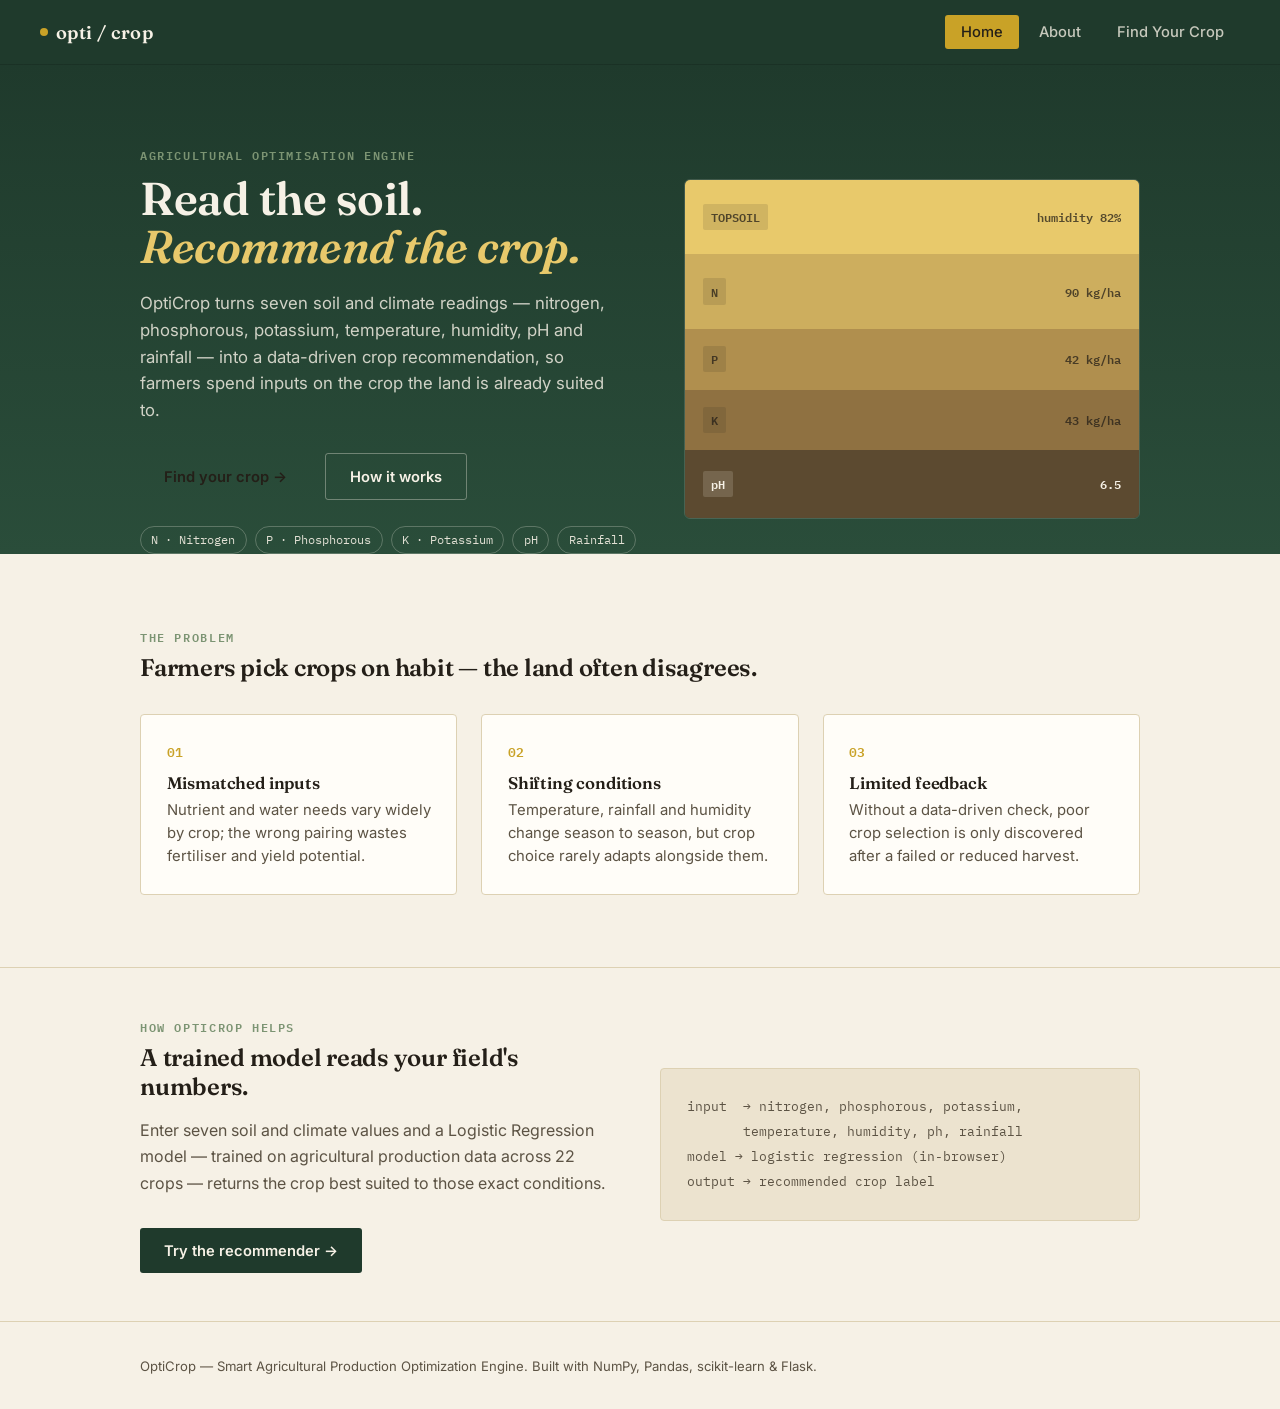
<file: index.html>
<!DOCTYPE html>
<html lang="en">
<head>
<meta charset="UTF-8">
<meta name="viewport" content="width=device-width, initial-scale=1.0">
<title>OptiCrop — Smart Agricultural Production Optimization Engine</title>
<style>
@import url('https://fonts.googleapis.com/css2?family=Fraunces:opsz,wght@9..144,400;9..144,500;9..144,600;9..144,700&family=Inter:wght@400;500;600;700&family=IBM+Plex+Mono:wght@400;500;600&display=swap');

:root{
  --soil: #241f18;
  --soil-2: #362d20;
  --forest: #1f3a2c;
  --forest-2: #2a4d3a;
  --wheat: #c9a227;
  --wheat-light: #e8c96b;
  --sage: #7c9473;
  --parchment: #f6f1e6;
  --parchment-2: #ece3cf;
  --card: #fffdf8;
  --ink: #241f18;
  --ink-soft: #5c5344;
  --line: #ddd1b3;
  --radius: 4px;
}

*{box-sizing:border-box;}
html{scroll-behavior:smooth;}
body{
  margin:0;
  font-family:'Inter', sans-serif;
  background:var(--parchment);
  color:var(--ink);
  -webkit-font-smoothing:antialiased;
}

h1,h2,h3{
  font-family:'Fraunces', serif;
  font-weight:600;
  margin:0 0 .5rem 0;
  letter-spacing:-0.01em;
  color:var(--soil);
}

.mono{
  font-family:'IBM Plex Mono', monospace;
}

a{color:inherit;}

/* ---------- Nav ---------- */
.topnav{
  display:flex;
  align-items:center;
  justify-content:space-between;
  background:var(--forest);
  padding:0 2.5rem;
  height:64px;
  position:sticky;
  top:0;
  z-index:50;
  box-shadow:0 1px 0 rgba(0,0,0,.15);
}
.brand{
  font-family:'Fraunces', serif;
  font-weight:600;
  font-size:1.15rem;
  color:var(--parchment);
  letter-spacing:.02em;
  display:flex;
  align-items:center;
  gap:.5rem;
}
.brand .dot{
  width:8px;height:8px;border-radius:50%;
  background:var(--wheat);
  display:inline-block;
}
.nav-links{display:flex; gap:.25rem;}
.nav-links a{
  color:rgba(246,241,230,.78);
  text-decoration:none;
  font-size:.92rem;
  font-weight:500;
  padding:.5rem 1rem;
  border-radius:3px;
  transition:color .15s ease, background .15s ease;
}
.nav-links a:hover{color:var(--parchment); background:rgba(255,255,255,.06);}
.nav-links a.active{color:var(--soil); background:var(--wheat);}

/* ---------- Layout helpers ---------- */
.wrap{max-width:1080px; margin:0 auto; padding:0 2.5rem;}
.eyebrow{
  font-family:'IBM Plex Mono', monospace;
  font-size:.72rem;
  letter-spacing:.14em;
  text-transform:uppercase;
  color:var(--sage);
  font-weight:600;
}

/* ---------- Hero (home) ---------- */
.hero{
  background:linear-gradient(180deg, var(--forest) 0%, var(--forest-2) 100%);
  color:var(--parchment);
  padding:5rem 0 0 0;
  overflow:hidden;
  position:relative;
}
.hero-inner{
  display:grid;
  grid-template-columns:1.05fr .95fr;
  gap:2.5rem;
  align-items:center;
}
.hero h1{
  color:var(--parchment);
  font-size:clamp(2.1rem, 3.6vw, 3.1rem);
  line-height:1.06;
  margin:.6rem 0 1.1rem 0;
}
.hero h1 em{
  font-style:italic;
  color:var(--wheat-light);
}
.hero p.lede{
  color:rgba(246,241,230,.82);
  font-size:1.05rem;
  line-height:1.6;
  max-width:44ch;
  margin-bottom:1.8rem;
}
.btn{
  display:inline-flex;
  align-items:center;
  gap:.5rem;
  background:var(--wheat);
  color:var(--soil);
  font-weight:600;
  font-size:.92rem;
  padding:.85rem 1.5rem;
  border-radius:3px;
  text-decoration:none;
  border:none;
  cursor:pointer;
  transition:transform .15s ease, background .15s ease;
}
.btn:hover{background:var(--wheat-light); transform:translateY(-1px);}
.btn.ghost{
  background:transparent;
  color:var(--parchment);
  border:1px solid rgba(246,241,230,.35);
}
.btn.ghost:hover{background:rgba(255,255,255,.08);}

/* soil profile signature graphic */
.soil-profile{
  position:relative;
  height:340px;
  border-radius:6px;
  overflow:hidden;
  border:1px solid rgba(246,241,230,.15);
}
.layer{
  position:absolute; left:0; right:0;
  display:flex; align-items:center; justify-content:space-between;
  padding:0 1.1rem;
  font-family:'IBM Plex Mono', monospace;
  font-size:.72rem;
  color:rgba(36,31,24,.75);
}
.layer .tag{
  background:rgba(36,31,24,.12);
  padding:.2rem .5rem;
  border-radius:2px;
  font-weight:600;
}
.layer .val{font-weight:600;}

.chips{
  display:flex; flex-wrap:wrap; gap:.5rem;
  margin-top:1.6rem;
}
.chip{
  font-family:'IBM Plex Mono', monospace;
  font-size:.74rem;
  color:rgba(246,241,230,.9);
  border:1px solid rgba(246,241,230,.25);
  padding:.35rem .65rem;
  border-radius:20px;
}

/* ---------- sections on parchment ---------- */
.section{padding:4.5rem 0;}
.section.tight{padding:3rem 0;}
.grid-3{display:grid; grid-template-columns:repeat(3,1fr); gap:1.5rem;}
.card{
  background:var(--card);
  border:1px solid var(--line);
  border-radius:var(--radius);
  padding:1.6rem;
}
.card h3{font-size:1.05rem; margin-bottom:.4rem;}
.card p{color:var(--ink-soft); font-size:.93rem; line-height:1.55; margin:0;}
.card .num{
  font-family:'IBM Plex Mono', monospace;
  color:var(--wheat);
  font-weight:600;
  font-size:.8rem;
  margin-bottom:.6rem;
  display:block;
}

.divider{height:1px; background:var(--line); margin:0;}

/* ---------- About page ---------- */
.about-hero{
  background:var(--parchment-2);
  padding:3.5rem 0;
  border-bottom:1px solid var(--line);
}
.about-hero .eyebrow{margin-bottom:.4rem;}
.about-hero p{
  color:var(--ink-soft);
  font-size:1.02rem;
  line-height:1.7;
  max-width:70ch;
}
.stat-row{
  display:flex; gap:2.5rem; margin-top:2rem; flex-wrap:wrap;
}
.stat .num{
  font-family:'Fraunces', serif;
  font-size:2.1rem;
  color:var(--forest);
  font-weight:600;
  display:block;
}
.stat .label{
  font-family:'IBM Plex Mono', monospace;
  font-size:.72rem;
  text-transform:uppercase;
  letter-spacing:.08em;
  color:var(--ink-soft);
}
.scenario{
  border-left:3px solid var(--wheat);
  padding:.2rem 0 .2rem 1.2rem;
  margin-bottom:1.6rem;
}
.scenario h3{font-size:1rem; margin-bottom:.35rem;}
.scenario p{color:var(--ink-soft); font-size:.93rem; line-height:1.6; margin:0;}
.stack-list{
  display:flex; flex-wrap:wrap; gap:.5rem;
}
.stack-pill{
  font-family:'IBM Plex Mono', monospace;
  font-size:.78rem;
  background:var(--parchment-2);
  border:1px solid var(--line);
  padding:.4rem .75rem;
  border-radius:20px;
  color:var(--ink);
}

/* ---------- Find your crop (form) ---------- */
.predict-hero{
  background:var(--soil);
  color:var(--parchment);
  padding:3rem 0 2.5rem 0;
}
.predict-hero .eyebrow{color:var(--wheat-light);}
.predict-hero h1{color:var(--parchment); font-size:2rem; margin-top:.4rem;}
.predict-hero p{color:rgba(246,241,230,.75); max-width:56ch; line-height:1.6;}

.form-panel{
  background:var(--card);
  border:1px solid var(--line);
  border-radius:6px;
  margin-top:-2.2rem;
  padding:2rem;
  box-shadow:0 10px 30px rgba(36,31,24,.08);
}
form .field-grid{
  display:grid;
  grid-template-columns:repeat(3, 1fr);
  gap:1.1rem 1.2rem;
}
.field{display:flex; flex-direction:column; gap:.4rem;}
.field label{
  font-family:'IBM Plex Mono', monospace;
  font-size:.72rem;
  text-transform:uppercase;
  letter-spacing:.08em;
  color:var(--ink-soft);
}
.field input{
  border:1px solid var(--line);
  border-radius:3px;
  padding:.65rem .75rem;
  font-family:'Inter', sans-serif;
  font-size:.95rem;
  background:var(--parchment);
  color:var(--ink);
  outline:none;
  transition:border-color .15s ease, background .15s ease;
}
.field input:focus{border-color:var(--forest); background:#fff;}
.field .hint{font-size:.72rem; color:#9a9080;}

.predict-submit{
  margin-top:1.6rem;
  display:flex;
  align-items:center;
  gap:1rem;
}

.result-banner{
  margin-top:1.6rem;
  background:var(--forest);
  color:var(--parchment);
  border-radius:4px;
  padding:1.1rem 1.4rem;
  display:flex;
  align-items:baseline;
  gap:.6rem;
}
.result-banner .label{
  font-family:'IBM Plex Mono', monospace;
  font-size:.72rem;
  text-transform:uppercase;
  letter-spacing:.08em;
  color:var(--wheat-light);
}
.result-banner .crop{
  font-family:'Fraunces', serif;
  font-size:1.5rem;
  font-weight:600;
  text-transform:capitalize;
}

/* ---------- footer ---------- */
footer{
  padding:2.2rem 0;
  border-top:1px solid var(--line);
  color:var(--ink-soft);
  font-size:.82rem;
}

/* ---------- responsive ---------- */
@media (max-width: 860px){
  .hero-inner{grid-template-columns:1fr;}
  .grid-3{grid-template-columns:1fr;}
  form .field-grid{grid-template-columns:repeat(2,1fr);}
  .topnav{padding:0 1.2rem;}
  .wrap{padding:0 1.2rem;}
}
@media (max-width: 520px){
  form .field-grid{grid-template-columns:1fr;}
  .stat-row{gap:1.4rem;}
}

/* reduced motion */
@media (prefers-reduced-motion: reduce){
  *{transition:none !important;}
}


.page{display:none;}
.page.active{display:block;}
button.nav-link{
  font-family:inherit;
  border:none;
  background:none;
  cursor:pointer;
  margin:0;
}
.nav-links button.nav-link{
  color:rgba(246,241,230,.78);
  font-size:.92rem;
  font-weight:500;
  padding:.5rem 1rem;
  border-radius:3px;
  transition:color .15s ease, background .15s ease;
}
.nav-links button.nav-link:hover{color:var(--parchment); background:rgba(255,255,255,.06);}
.nav-links button.nav-link.active{color:var(--soil); background:var(--wheat);}
button.btn.nav-link{font-size:.92rem;}

</style>
</head>
<body>

<div class="topnav">
  <div class="brand"><span class="dot"></span>opti&nbsp;/&nbsp;crop</div>
  <div class="nav-links">
    <button type="button" class="nav-link" data-page="home">Home</button>
    <button type="button" class="nav-link" data-page="about">About</button>
    <button type="button" class="nav-link" data-page="find">Find Your Crop</button>
  </div>
</div>

<!-- ============ HOME ============ -->
<div class="page" id="page-home">
  <section class="hero">
    <div class="wrap">
      <div class="hero-inner">
        <div>
          <span class="eyebrow mono">Agricultural Optimisation Engine</span>
          <h1>Read the soil.<br><em>Recommend the crop.</em></h1>
          <p class="lede">
            OptiCrop turns seven soil and climate readings — nitrogen, phosphorous, potassium,
            temperature, humidity, pH and rainfall — into a data-driven crop recommendation,
            so farmers spend inputs on the crop the land is already suited to.
          </p>
          <div style="display:flex; gap:.9rem;">
            <button type="button" class="btn nav-link" data-page="find">Find your crop →</button>
            <button type="button" class="btn ghost nav-link" data-page="about">How it works</button>
          </div>
          <div class="chips">
            <span class="chip">N · Nitrogen</span>
            <span class="chip">P · Phosphorous</span>
            <span class="chip">K · Potassium</span>
            <span class="chip">pH</span>
            <span class="chip">Rainfall</span>
          </div>
        </div>

        <div class="soil-profile">
          <div class="layer" style="top:0; height:22%; background:#e8c96b;">
            <span class="tag">TOPSOIL</span><span class="val">humidity 82%</span>
          </div>
          <div class="layer" style="top:22%; height:22%; background:#cdae5e;">
            <span class="tag">N</span><span class="val">90 kg/ha</span>
          </div>
          <div class="layer" style="top:44%; height:18%; background:#b08f4e;">
            <span class="tag">P</span><span class="val">42 kg/ha</span>
          </div>
          <div class="layer" style="top:62%; height:18%; background:#8f7141;">
            <span class="tag">K</span><span class="val">43 kg/ha</span>
          </div>
          <div class="layer" style="top:80%; height:20%; background:#5c4a30; color:#f6f1e6;">
            <span class="tag" style="background:rgba(246,241,230,.16); color:#f6f1e6;">pH</span><span class="val">6.5</span>
          </div>
        </div>
      </div>
    </div>
  </section>

  <section class="section">
    <div class="wrap">
      <span class="eyebrow">The problem</span>
      <h2 style="max-width:46ch; margin-top:.4rem;">Farmers pick crops on habit — the land often disagrees.</h2>
      <div class="grid-3" style="margin-top:2rem;">
        <div class="card">
          <span class="num">01</span>
          <h3>Mismatched inputs</h3>
          <p>Nutrient and water needs vary widely by crop; the wrong pairing wastes fertiliser and yield potential.</p>
        </div>
        <div class="card">
          <span class="num">02</span>
          <h3>Shifting conditions</h3>
          <p>Temperature, rainfall and humidity change season to season, but crop choice rarely adapts alongside them.</p>
        </div>
        <div class="card">
          <span class="num">03</span>
          <h3>Limited feedback</h3>
          <p>Without a data-driven check, poor crop selection is only discovered after a failed or reduced harvest.</p>
        </div>
      </div>
    </div>
  </section>

  <div class="divider"></div>

  <section class="section tight">
    <div class="wrap" style="display:grid; grid-template-columns:1fr 1fr; gap:2.5rem; align-items:center;">
      <div>
        <span class="eyebrow">How OptiCrop helps</span>
        <h2 style="margin-top:.4rem;">A trained model reads your field's numbers.</h2>
        <p style="color:var(--ink-soft); line-height:1.65; max-width:48ch;">
          Enter seven soil and climate values and a Logistic Regression model — trained on
          agricultural production data across 22 crops — returns the crop best suited to
          those exact conditions.
        </p>
        <button type="button" class="btn nav-link" data-page="find" style="margin-top:1rem; background:var(--forest); color:var(--parchment);">Try the recommender →</button>
      </div>
      <div class="card" style="background:var(--parchment-2);">
        <p style="font-family:'IBM Plex Mono', monospace; font-size:.82rem; color:var(--ink-soft); line-height:1.9;">
          input&nbsp; &rarr; nitrogen, phosphorous, potassium,<br>
          &nbsp;&nbsp;&nbsp;&nbsp;&nbsp;&nbsp;&nbsp;temperature, humidity, ph, rainfall<br>
          model &rarr; logistic regression (in-browser)<br>
          output &rarr; recommended crop label
        </p>
      </div>
    </div>
  </section>
</div>

<!-- ============ ABOUT ============ -->
<div class="page" id="page-about">
  <section class="about-hero">
    <div class="wrap">
      <span class="eyebrow">About the project</span>
      <h1 style="font-size:2.1rem; margin-top:.4rem;">Smart Agricultural Production Optimization Engine</h1>
      <p>
        OptiCrop develops an advanced software system that uses data-driven insights to
        optimize agricultural production for different crops. By integrating key environmental
        factors — Nitrogen (N), Phosphorous (P), Potassium (K) levels, soil temperature,
        humidity, pH, rainfall and crop types — OptiCrop provides intelligent recommendations
        to farmers for maximizing yields and resource efficiency.
      </p>
      <p>
        The insights generated by OptiCrop can also be used by agricultural researchers,
        policymakers and stakeholders to advance the understanding of crop-environment
        interactions and inform evidence-based agricultural strategies — improving resource
        efficiency and contributing to sustainable farming practices.
      </p>

      <div class="stat-row">
        <div class="stat"><span class="num">22+</span><span class="label">Crop types</span></div>
        <div class="stat"><span class="num">7</span><span class="label">Input parameters</span></div>
        <div class="stat"><span class="num">~98%</span><span class="label">Model accuracy</span></div>
      </div>
    </div>
  </section>

  <section class="section">
    <div class="wrap">
      <span class="eyebrow">Use cases</span>
      <h2 style="margin-top:.4rem;">Three ways OptiCrop gets used</h2>

      <div style="margin-top:2rem; max-width:70ch;">
        <div class="scenario">
          <h3>Smart crop recommendation for farmers</h3>
          <p>A farmer enters soil and environmental details — N, P, K, temperature, humidity, pH and
          rainfall. The system analyzes the data and recommends the most suitable crop for maximum
          yield and better farming efficiency.</p>
        </div>
        <div class="scenario">
          <h3>Crop suitability and environmental assessment</h3>
          <p>A user checks whether current soil and climate conditions suit a particular crop. The
          application evaluates the inputs and reports on crop compatibility, environmental
          suitability and productivity potential.</p>
        </div>
        <div class="scenario">
          <h3>Agricultural research and policy planning</h3>
          <p>A researcher or policymaker analyzes crop-environment relationships and identifies
          patterns in agricultural production, supporting data-driven, sustainable farming
          strategies and resource optimization.</p>
        </div>
      </div>
    </div>
  </section>

  <div class="divider"></div>

  <section class="section tight">
    <div class="wrap">
      <span class="eyebrow">Under the hood</span>
      <h2 style="margin-top:.4rem;">Built with</h2>
      <div class="stack-list" style="margin-top:1.2rem;">
        <span class="stack-pill">NumPy</span>
        <span class="stack-pill">Pandas</span>
        <span class="stack-pill">scikit-learn</span>
        <span class="stack-pill">Matplotlib</span>
        <span class="stack-pill">Seaborn</span>
        <span class="stack-pill">Flask</span>
        <span class="stack-pill">K-Means Clustering</span>
        <span class="stack-pill">Logistic Regression</span>
      </div>
    </div>
  </section>
</div>

<!-- ============ FIND YOUR CROP ============ -->
<div class="page" id="page-find">
  <section class="predict-hero">
    <div class="wrap">
      <span class="eyebrow mono">Crop recommender</span>
      <h1>Find your crop</h1>
      <p>Enter the soil and climate conditions for your field. The model checks them against
        22 crop profiles and returns the closest match.</p>
    </div>
  </section>

  <div class="wrap">
    <div class="form-panel">
      <form id="predict-form">
        <div class="field-grid">
          <div class="field">
            <label for="nitrogen">Nitrogen (N)</label>
            <input type="number" step="any" id="nitrogen" name="nitrogen" placeholder="e.g. 90" required>
            <span class="hint">kg/ha</span>
          </div>
          <div class="field">
            <label for="phosphorous">Phosphorous (P)</label>
            <input type="number" step="any" id="phosphorous" name="phosphorous" placeholder="e.g. 42" required>
            <span class="hint">kg/ha</span>
          </div>
          <div class="field">
            <label for="potassium">Potassium (K)</label>
            <input type="number" step="any" id="potassium" name="potassium" placeholder="e.g. 43" required>
            <span class="hint">kg/ha</span>
          </div>
          <div class="field">
            <label for="temperature">Temperature</label>
            <input type="number" step="any" id="temperature" name="temperature" placeholder="e.g. 25.6" required>
            <span class="hint">°C</span>
          </div>
          <div class="field">
            <label for="humidity">Humidity</label>
            <input type="number" step="any" id="humidity" name="humidity" placeholder="e.g. 82" required>
            <span class="hint">%</span>
          </div>
          <div class="field">
            <label for="ph">pH</label>
            <input type="number" step="any" id="ph" name="ph" placeholder="e.g. 6.5" required>
            <span class="hint">soil pH</span>
          </div>
          <div class="field">
            <label for="rainfall">Rainfall</label>
            <input type="number" step="any" id="rainfall" name="rainfall" placeholder="e.g. 200" required>
            <span class="hint">mm</span>
          </div>
        </div>

        <div class="predict-submit">
          <button type="submit" class="btn">Predict crop</button>
          <span style="font-size:.8rem; color:var(--ink-soft);">All fields required · numeric values only</span>
        </div>
      </form>

      <div class="result-banner" id="result-banner" style="display:none;">
        <span class="label">Result</span>
        <span class="crop" id="result-crop"></span>
      </div>
    </div>
  </div>

  <section class="section"><div class="wrap"></div></section>
</div>

<footer>
  <div class="wrap">
    OptiCrop &mdash; Smart Agricultural Production Optimization Engine. Built with NumPy, Pandas, scikit-learn &amp; Flask.
  </div>
</footer>

<script>
// ---- Trained Logistic Regression model (exported from scikit-learn) ----
const MODEL = {"classes": ["apple", "banana", "blackgram", "chickpea", "coconut", "coffee", "cotton", "grapes", "jute", "kidneybeans", "lentil", "maize", "mango", "mothbeans", "mungbean", "muskmelon", "orange", "papaya", "pigeonpeas", "pomegranate", "rice", "watermelon"], "coef": [[-0.3096339435758502, 0.09927205423088825, 0.7656845665961237, -0.26716174002462656, -0.04626227289678794, -0.2880042759669523, 0.10026192693786364], [0.20111721886966652, 0.2760887777628836, 0.44080739030676636, -0.3188208839243717, -0.2449940096050033, -0.2583756876311418, 0.034659906145829596], [-0.033807903815640125, 0.7187369686819092, -0.5960634693905813, 0.45679298843724453, 0.2939013002953754, 0.4578600545830743, -0.05303501244464238], [-0.06607954702034931, 0.2313212123115161, 0.6763220080017024, 0.09621122673158755, -0.4343583231420422, 0.07894617403548652, 0.0777063003046813], [-0.3016889279561396, -0.4373531854925549, -0.18765776521663444, 0.1749508637595059, 0.29415438094291013, -0.4173005014945389, 0.2598519554060776], [0.40142383902507506, -0.44996007858919557, -0.6559962311087576, 0.7050902728544363, -0.2618405297640886, 0.4675595958167637, 0.22521177618392946], [0.7459391801579308, -0.27620082596282947, -0.7461920922027925, -0.167128440558046, 0.306594923618075, 0.23322290233333254, -4.085759726579402e-05], [-0.30884128476081374, 0.22320302411366383, 0.8655173432386342, -0.1894648588977903, 0.002747048177637283, 0.06602680261190931, -0.3997850531281571], [0.08441105864398017, -0.16697079098211168, 0.24278243220508042, -0.1702945938439671, 0.007885868250686299, 0.9878888944384203, 0.1486699405530026], [0.2519859769010445, 0.731789706914821, -0.22158663033889062, -0.07108165239162054, -1.6355937243435519, 0.6251946018024818, 0.26155726176340105], [-0.2141331977224251, 0.7450916937759127, -0.5484244726229189, -0.0921629585023903, 0.17129162103281492, -0.24851500575806876, -0.26459271012161834], [0.38837411953346906, -0.2052246652178993, -0.5121165365791324, -0.4752092338767133, -0.021262156452956878, 0.1058385361408683, 0.043291640363394224], [-0.2265674229544285, -0.38922125124518114, 0.6071393739697684, 0.9433694376294277, -0.2911324776290092, -0.054512041462681134, 0.15129099661516074], [-0.23449078394010878, 0.2003657266008178, -0.3007835558590703, 0.5250480463912525, -0.25665570903042834, 0.15653113778231603, -0.35874623464294886], [-0.28462394337167707, 0.0051219329531302085, -0.5093038764686172, -0.04369914859034073, 0.8468647891028404, 0.10647608703449639, -0.35621080565677304], [0.3834675183789362, -0.3189528459056767, 0.12267754500802779, 0.31485029138886605, 0.2595975478766959, -0.02595324236914719, -0.7492484214810912], [-0.30231710320690425, -0.3836243648732472, -0.7052299630021978, 0.03019424556591619, 0.5935668985157785, 0.13701455982968497, 0.11936252229326927], [-0.22740521747932996, -0.08512500787539003, 0.7501462629198145, -0.05610667854779302, 0.20221490781824145, -1.2068655109809006, 0.1373826843527662], [-0.1054425810073136, 0.5133764812274042, -0.5472961624807416, 0.15098539950784998, -0.2935984204854265, -0.19067851640435543, 0.28462435188307955], [-0.35122805363152815, -0.5141601015429256, 0.765935126920621, -0.5187539675440103, 0.3774263135304773, 0.3050574044896226, 0.07002299056905378], [0.10198416880672814, -0.07730727089458167, 0.053636705798647676, -0.769856579190654, 0.08651192616979969, -1.1250632759569819, 0.2600137434821403], [0.4075568301249815, -0.4402671899962247, 0.2400020003057698, -0.2577520363751092, 0.04294009801603417, 0.08765130712771398, 0.007751098218229859]], "intercept": [-0.5769282415855972, -0.8387919346315089, -39.75173803535243, 0.12470062183662882, -0.47892723120619674, 0.9550427236467836, -26.564932260173386, 0.037563135133620376, 0.10707521127819368, 3.385725850348309, 4.509534315056756, 28.51011784285469, 1.231754300137384, 43.17017937257266, -1.487624881873966, 0.018700383157761995, 0.16380611591351196, -9.99719714605771, -4.851198710087876, 0.6150902811364105, 1.6003718385170091, 0.11767644937257686], "n_features": 7};

// feature order matches training: nitrogen, phosphorous, potassium, temperature, humidity, ph, rainfall
function predictCrop(features) {
  const {classes, coef, intercept} = MODEL;
  const scores = classes.map((_, i) => {
    let s = intercept[i];
    for (let j = 0; j < features.length; j++) {
      s += coef[i][j] * features[j];
    }
    return s;
  });
  // softmax not needed for argmax, but compute for completeness
  let maxIdx = 0;
  for (let i = 1; i < scores.length; i++) {
    if (scores[i] > scores[maxIdx]) maxIdx = i;
  }
  return classes[maxIdx];
}

// ---- Navigation ----
function showPage(name) {
  document.querySelectorAll('.page').forEach(p => p.classList.remove('active'));
  document.getElementById('page-' + name).classList.add('active');
  document.querySelectorAll('.nav-link').forEach(a => {
    if (a.dataset.page === name) a.classList.add('active'); else a.classList.remove('active');
  });
  window.scrollTo(0, 0);
}

document.querySelectorAll('.nav-link').forEach(btn => {
  btn.addEventListener('click', () => {
    showPage(btn.dataset.page);
  });
});

showPage('home');

// ---- Prediction form ----
document.getElementById('predict-form').addEventListener('submit', function(e) {
  e.preventDefault();
  const ids = ['nitrogen','phosphorous','potassium','temperature','humidity','ph','rainfall'];
  const values = ids.map(id => parseFloat(document.getElementById(id).value));
  if (values.some(v => isNaN(v))) return;
  const crop = predictCrop(values);
  document.getElementById('result-crop').textContent = crop;
  document.getElementById('result-banner').style.display = 'flex';
  document.getElementById('result-banner').scrollIntoView({behavior:'smooth', block:'nearest'});
});
</script>

</body>
</html>
</file>
